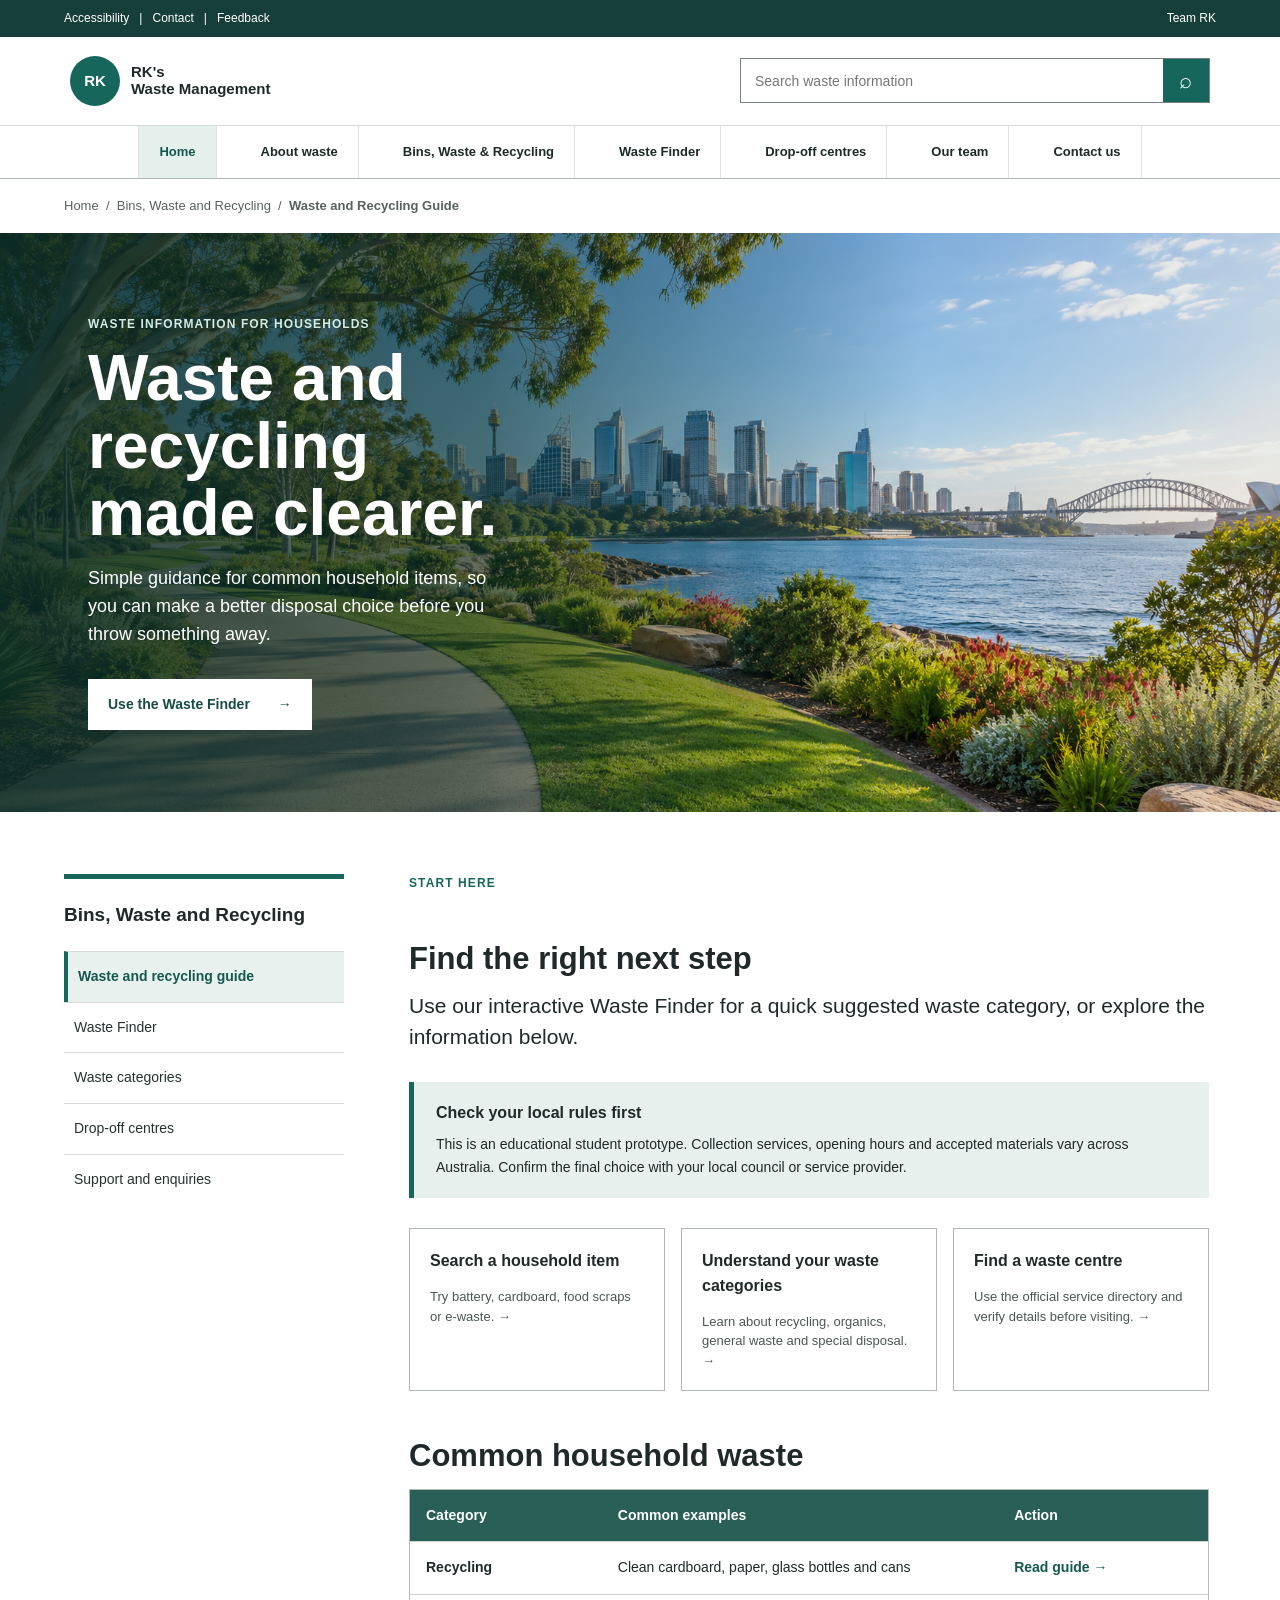
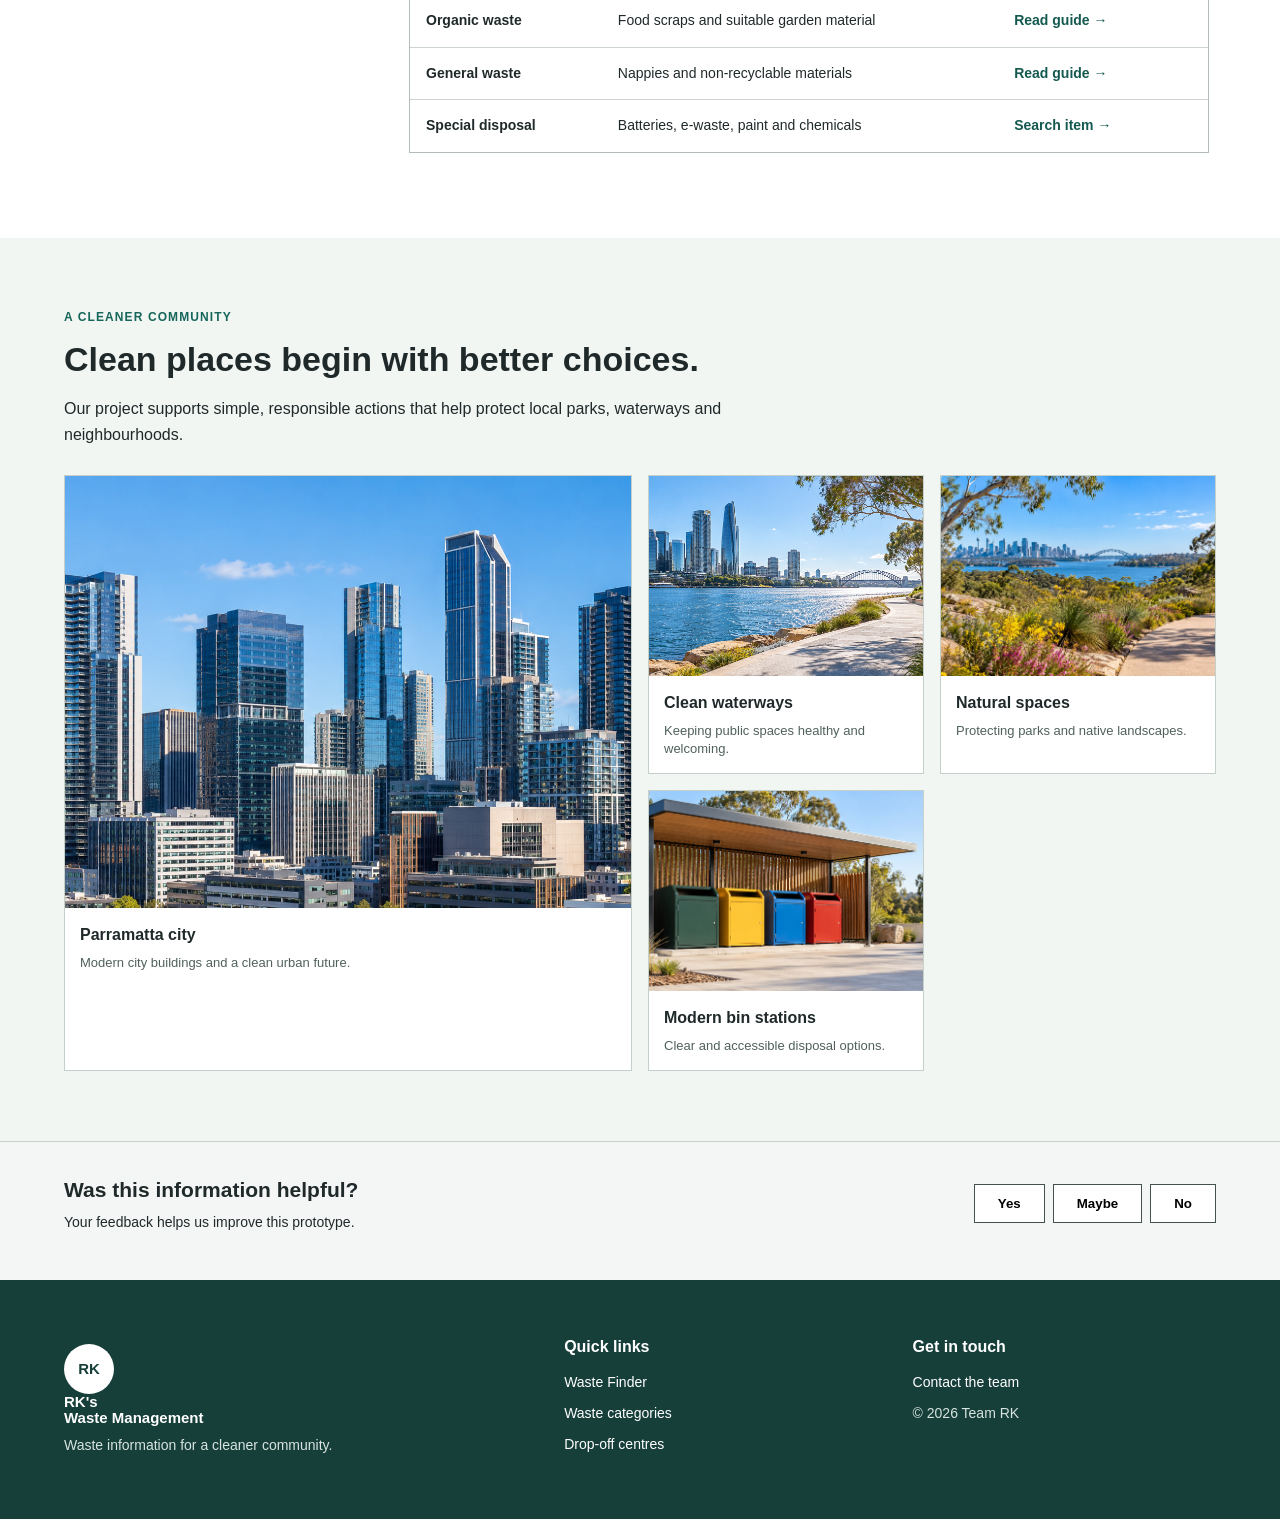
<file: index.html>
<!doctype html>
<html lang="en"><head><meta charset="utf-8"><meta name="viewport" content="width=device-width,initial-scale=1"><title>RK's Waste Management | Waste and recycling</title><link rel="stylesheet" href="style.css"><link rel="stylesheet" href="council.css"><link rel="stylesheet" href="gallery.css"></head><body class="council-page">
<div class="utility"><span>Accessibility &nbsp; | &nbsp; Contact &nbsp; | &nbsp; Feedback</span><span>Team RK</span></div>
<header class="portal-header"><a class="council-logo" href="index.html"><span>RK</span><b>RK's<br>Waste Management</b></a><label class="site-search"><input id="siteSearch" type="search" placeholder="Search waste information"><button id="siteSearchButton" aria-label="Search">⌕</button></label><button class="menu-toggle" aria-label="Open menu" aria-expanded="false">Menu <b>+</b></button></header>
<nav class="main-nav council-nav" aria-label="Main navigation"><a class="active" href="index.html">Home</a><a href="about.html">About waste</a><a href="features.html">Bins, Waste & Recycling</a><a href="waste-finder.html">Waste Finder</a><a href="centres.html">Drop-off centres</a><a href="team.html">Our team</a><a href="contact.html">Contact us</a></nav>
<main><div class="breadcrumbs">Home &nbsp;/&nbsp; Bins, Waste and Recycling &nbsp;/&nbsp; <b>Waste and Recycling Guide</b></div>
<section class="hero-photo"><img src="images/clean-city-hero.png" alt="Clean Australian city park and waterfront"><div><p class="overline">WASTE INFORMATION FOR HOUSEHOLDS</p><h1>Waste and recycling made clearer.</h1><p>Simple guidance for common household items, so you can make a better disposal choice before you throw something away.</p><a class="council-button" href="waste-finder.html">Use the Waste Finder <span>→</span></a></div></section>
<section class="council-layout"><aside class="side-menu"><h2>Bins, Waste and Recycling</h2><a class="selected" href="index.html">Waste and recycling guide</a><a href="waste-finder.html">Waste Finder</a><a href="features.html">Waste categories</a><a href="centres.html">Drop-off centres</a><a href="contact.html">Support and enquiries</a></aside><article class="page-content"><p class="overline">START HERE</p><h2>Find the right next step</h2><p class="intro">Use our interactive Waste Finder for a quick suggested waste category, or explore the information below.</p><div class="notice"><b>Check your local rules first</b><p>This is an educational student prototype. Collection services, opening hours and accepted materials vary across Australia. Confirm the final choice with your local council or service provider.</p></div><div class="resource-grid"><a href="waste-finder.html"><b>Search a household item</b><span>Try battery, cardboard, food scraps or e-waste. →</span></a><a href="features.html"><b>Understand your waste categories</b><span>Learn about recycling, organics, general waste and special disposal. →</span></a><a href="centres.html"><b>Find a waste centre</b><span>Use the official service directory and verify details before visiting. →</span></a></div><h2>Common household waste</h2><div class="category-table"><div class="table-head"><b>Category</b><b>Common examples</b><b>Action</b></div><div><strong>Recycling</strong><span>Clean cardboard, paper, glass bottles and cans</span><a href="features.html">Read guide →</a></div><div><strong>Organic waste</strong><span>Food scraps and suitable garden material</span><a href="features.html">Read guide →</a></div><div><strong>General waste</strong><span>Nappies and non-recyclable materials</span><a href="features.html">Read guide →</a></div><div><strong>Special disposal</strong><span>Batteries, e-waste, paint and chemicals</span><a href="waste-finder.html">Search item →</a></div></div></article></section>
<section class="clean-gallery" aria-labelledby="gallery-title"><div class="gallery-heading"><p class="overline">A CLEANER COMMUNITY</p><h2 id="gallery-title">Clean places begin with better choices.</h2><p>Our project supports simple, responsible actions that help protect local parks, waterways and neighbourhoods.</p></div><div class="gallery-grid"><figure class="gallery-feature"><img src="images/parramatta-buildings.png" alt="Modern Parramatta city buildings"><figcaption><b>Parramatta city</b><span>Modern city buildings and a clean urban future.</span></figcaption></figure><figure><img src="images/clean-waterfront.png" alt="Clean Australian waterfront promenade"><figcaption><b>Clean waterways</b><span>Keeping public spaces healthy and welcoming.</span></figcaption></figure><figure><img src="images/nature-trail.png" alt="Australian nature trail with native plants"><figcaption><b>Natural spaces</b><span>Protecting parks and native landscapes.</span></figcaption></figure><figure><img src="images/modern-bin-hub.png" alt="Modern public recycling bin hub"><figcaption><b>Modern bin stations</b><span>Clear and accessible disposal options.</span></figcaption></figure></div></section>
<section class="feedback" aria-labelledby="feedback-title"><div><h2 id="feedback-title">Was this information helpful?</h2><p>Your feedback helps us improve this prototype.</p></div><div><button data-feedback="Yes">Yes</button><button data-feedback="Maybe">Maybe</button><button data-feedback="No">No</button></div><p id="feedbackMessage" class="feedback-message" aria-live="polite"></p></section></main>
<footer class="council-footer"><div><a class="council-logo" href="index.html"><span>RK</span><b>RK's<br>Waste Management</b></a><p>Waste information for a cleaner community.</p></div><div><h3>Quick links</h3><a href="waste-finder.html">Waste Finder</a><a href="features.html">Waste categories</a><a href="centres.html">Drop-off centres</a></div><div><h3>Get in touch</h3><a href="contact.html">Contact the team</a><p>© <span class="current-year"></span> Team RK</p></div></footer><script src="script.js"></script></body></html>
</file>
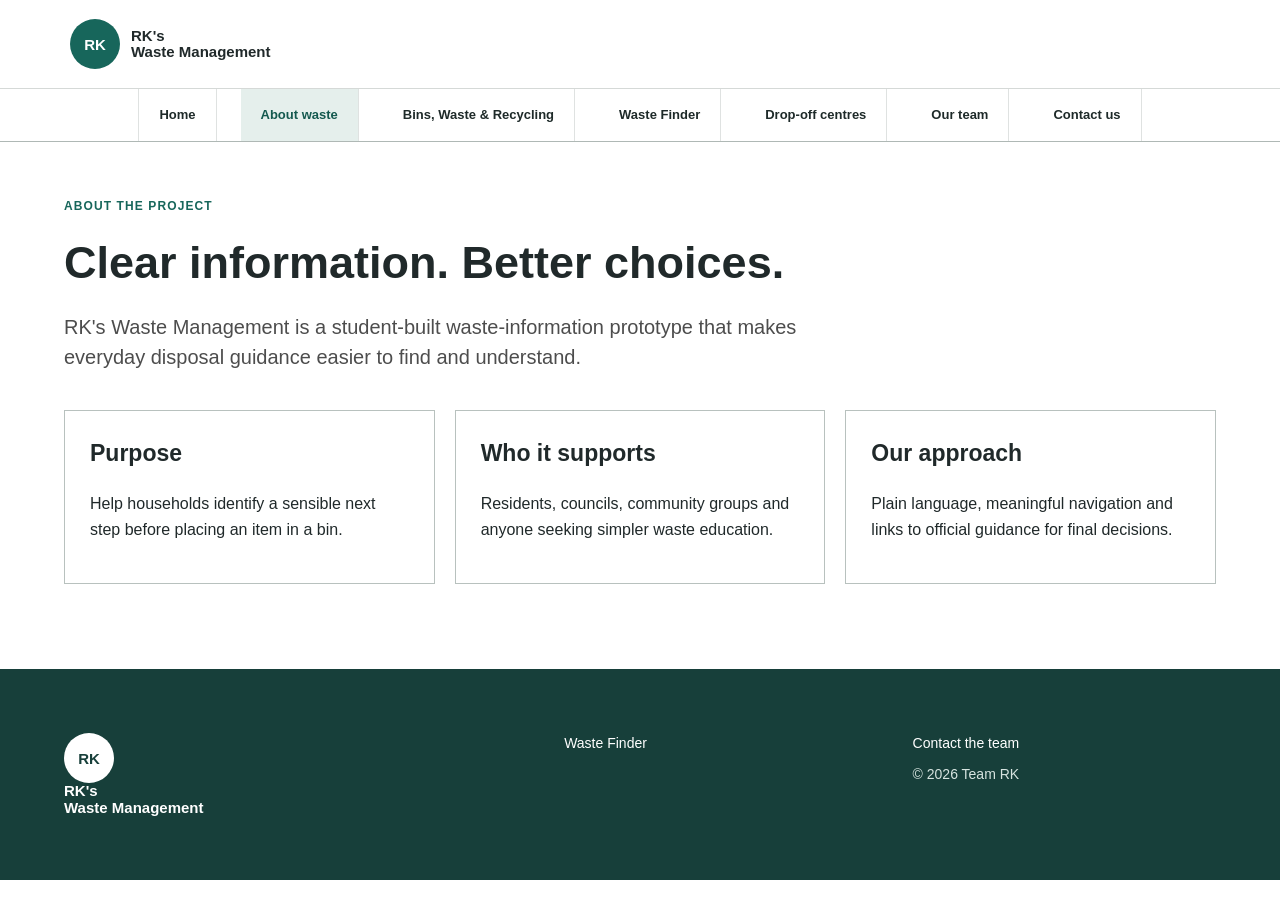
<file: about.html>
<!doctype html><html lang="en"><head><meta charset="utf-8"><meta name="viewport" content="width=device-width,initial-scale=1"><title>About waste | RK's Waste Management</title><link rel="stylesheet" href="style.css"><link rel="stylesheet" href="council.css"></head><body class="council-page"><header class="portal-header"><a class="council-logo" href="index.html"><span>RK</span><b>RK's<br>Waste Management</b></a><button class="menu-toggle" aria-label="Open menu">Menu <b>+</b></button></header><nav class="main-nav council-nav"><a href="index.html">Home</a><a class="active" href="about.html">About waste</a><a href="features.html">Bins, Waste & Recycling</a><a href="waste-finder.html">Waste Finder</a><a href="centres.html">Drop-off centres</a><a href="team.html">Our team</a><a href="contact.html">Contact us</a></nav><main class="portal-page"><p class="overline">ABOUT THE PROJECT</p><h1>Clear information. Better choices.</h1><p class="lead">RK's Waste Management is a student-built waste-information prototype that makes everyday disposal guidance easier to find and understand.</p><section class="content-cards"><article><h2>Purpose</h2><p>Help households identify a sensible next step before placing an item in a bin.</p></article><article><h2>Who it supports</h2><p>Residents, councils, community groups and anyone seeking simpler waste education.</p></article><article><h2>Our approach</h2><p>Plain language, meaningful navigation and links to official guidance for final decisions.</p></article></section></main><footer class="council-footer"><div><a class="council-logo" href="index.html"><span>RK</span><b>RK's<br>Waste Management</b></a></div><div><a href="waste-finder.html">Waste Finder</a></div><div><a href="contact.html">Contact the team</a><p>© <span class="current-year"></span> Team RK</p></div></footer><script src="script.js"></script></body></html>
</file>
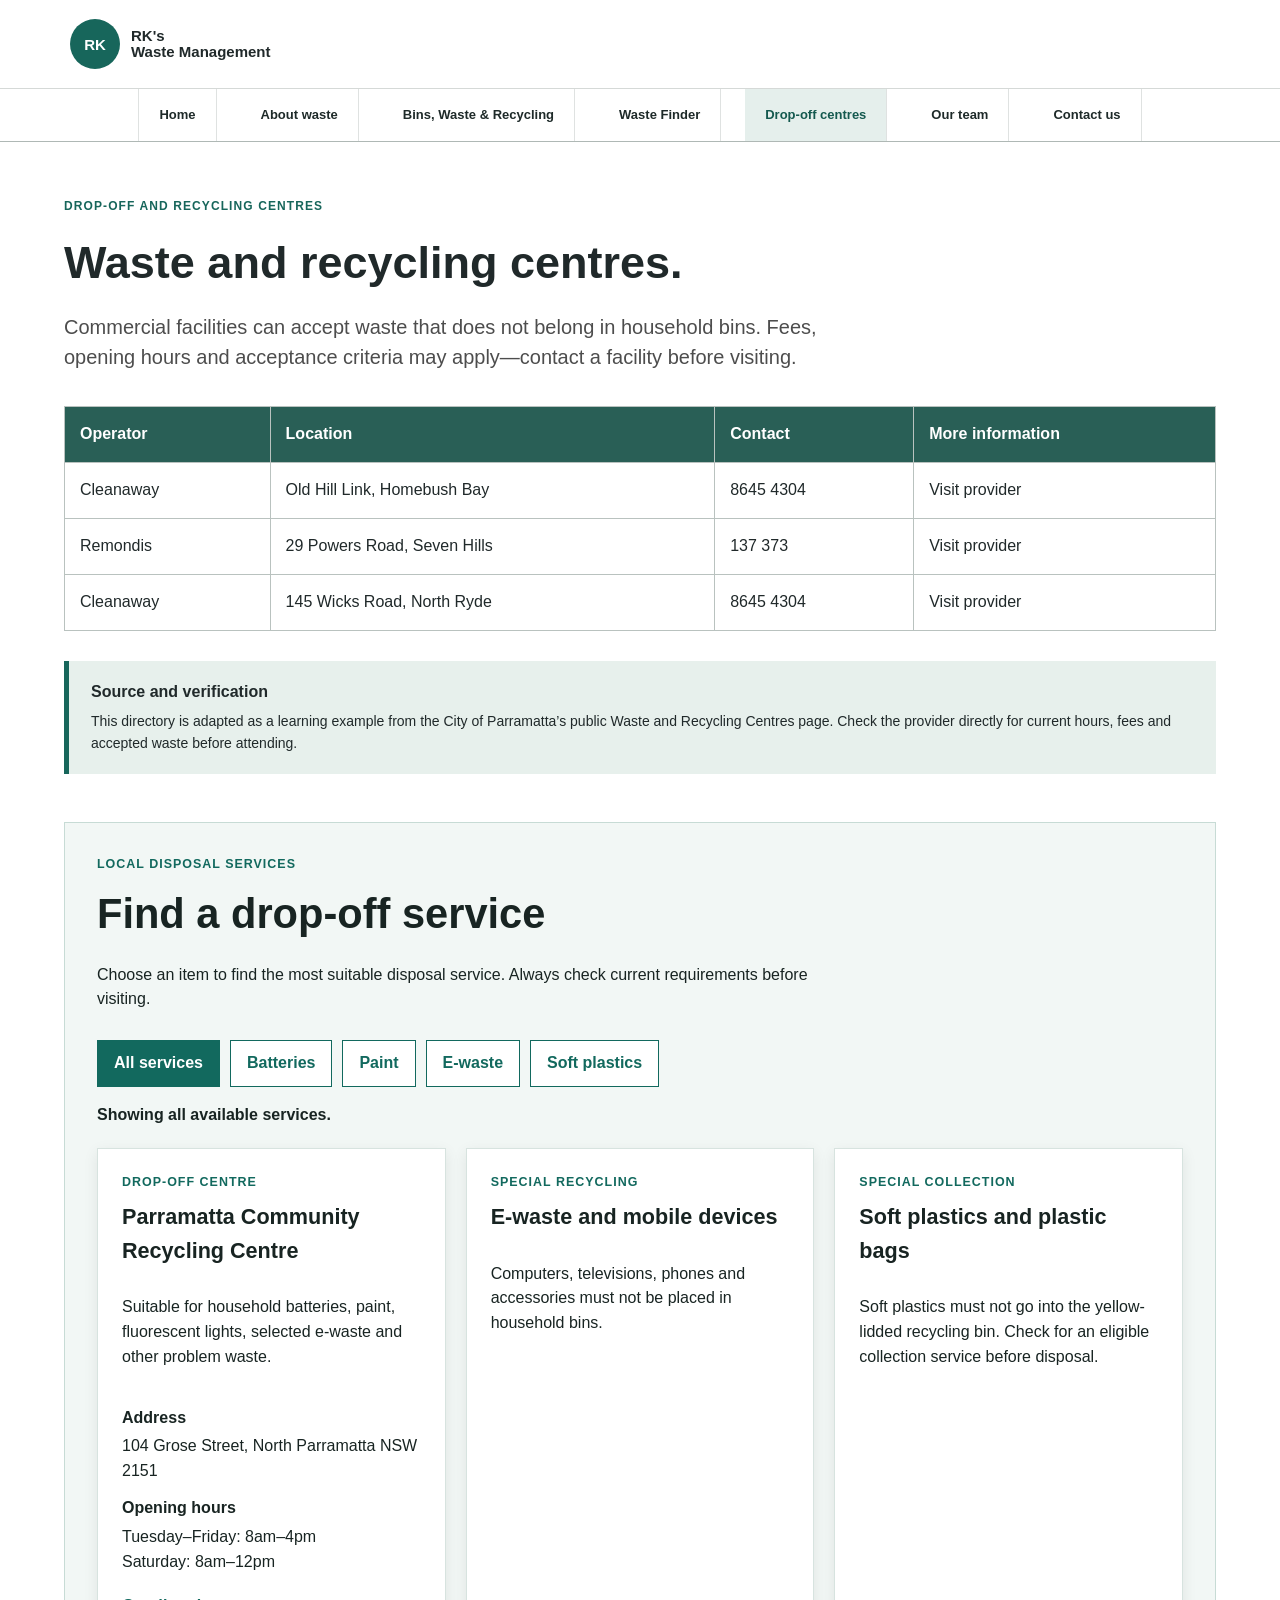
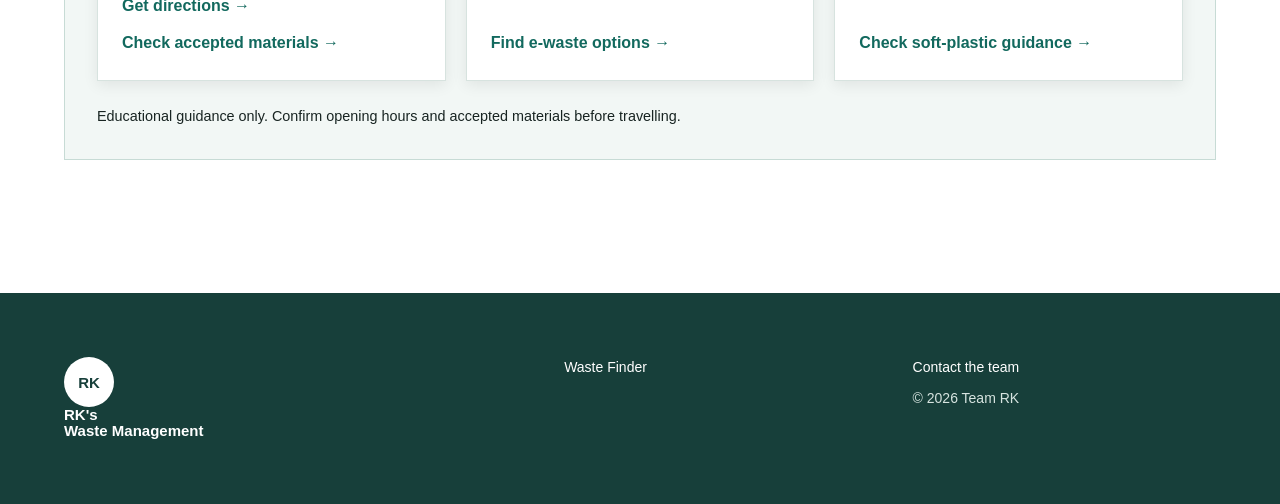
<file: centres.html>
<!doctype html><html lang="en"><head><meta charset="utf-8"><meta name="viewport" content="width=device-width,initial-scale=1"><title>Drop-off centres | RK's Waste Management</title><link rel="stylesheet" href="style.css"><link rel="stylesheet" href="council.css"></head><body class="council-page"><header class="portal-header"><a class="council-logo" href="index.html"><span>RK</span><b>RK's<br>Waste Management</b></a><button class="menu-toggle" aria-label="Open menu">Menu <b>+</b></button></header><nav class="main-nav council-nav"><a href="index.html">Home</a><a href="about.html">About waste</a><a href="features.html">Bins, Waste & Recycling</a><a href="waste-finder.html">Waste Finder</a><a class="active" href="centres.html">Drop-off centres</a><a href="team.html">Our team</a><a href="contact.html">Contact us</a></nav><main class="portal-page"><p class="overline">DROP-OFF AND RECYCLING CENTRES</p><h1>Waste and recycling centres.</h1><p class="lead">Commercial facilities can accept waste that does not belong in household bins. Fees, opening hours and acceptance criteria may apply—contact a facility before visiting.</p><table class="centre-table"><thead><tr><th>Operator</th><th>Location</th><th>Contact</th><th>More information</th></tr></thead><tbody><tr><td>Cleanaway</td><td>Old Hill Link, Homebush Bay</td><td>8645 4304</td><td><a href="https://www.cleanaway.com.au/" target="_blank" rel="noopener">Visit provider</a></td></tr><tr><td>Remondis</td><td>29 Powers Road, Seven Hills</td><td>137 373</td><td><a href="https://www.remondis-australia.com.au/" target="_blank" rel="noopener">Visit provider</a></td></tr><tr><td>Cleanaway</td><td>145 Wicks Road, North Ryde</td><td>8645 4304</td><td><a href="https://www.cleanaway.com.au/" target="_blank" rel="noopener">Visit provider</a></td></tr></tbody></table><div class="notice"><b>Source and verification</b><p>This directory is adapted as a learning example from the City of Parramatta’s public Waste and Recycling Centres page. Check the provider directly for current hours, fees and accepted waste before attending.</p></div><section class="centre-finder" aria-labelledby="centre-finder-title">
  <div class="centre-finder__intro">
    <p class="centre-finder__eyebrow">LOCAL DISPOSAL SERVICES</p>
    <h2 id="centre-finder-title">Find a drop-off service</h2>
    <p>Choose an item to find the most suitable disposal service. Always check current requirements before visiting.</p>
  </div>

  <div class="centre-finder__filters" role="group" aria-label="Filter services by waste item">
    <button class="centre-filter is-active" type="button" data-centre-filter="all" aria-pressed="true">All services</button>
    <button class="centre-filter" type="button" data-centre-filter="battery" aria-pressed="false">Batteries</button>
    <button class="centre-filter" type="button" data-centre-filter="paint" aria-pressed="false">Paint</button>
    <button class="centre-filter" type="button" data-centre-filter="e-waste" aria-pressed="false">E-waste</button>
    <button class="centre-filter" type="button" data-centre-filter="soft plastic" aria-pressed="false">Soft plastics</button>
  </div>

  <p id="centreFinderStatus" class="centre-finder__status" aria-live="polite">
    Showing all available services.
  </p>

  <div class="centre-finder__results">
    <article class="centre-card" data-centre-items="battery|paint|fluorescent light|e-waste">
      <p class="centre-card__label">DROP-OFF CENTRE</p>
      <h3>Parramatta Community Recycling Centre</h3>
      <p>Suitable for household batteries, paint, fluorescent lights, selected e-waste and other problem waste.</p>

      <dl class="centre-card__details">
        <div>
          <dt>Address</dt>
          <dd>104 Grose Street, North Parramatta NSW 2151</dd>
        </div>
        <div>
          <dt>Opening hours</dt>
          <dd>Tuesday–Friday: 8am–4pm<br>Saturday: 8am–12pm</dd>
        </div>
      </dl>

      <div class="centre-card__links">
        <a href="https://www.google.com/maps/search/?api=1&query=104+Grose+Street+North+Parramatta+NSW+2151" target="_blank" rel="noopener">Get directions →</a>
        <a href="https://www.cityofparramatta.nsw.gov.au/residents/bins-waste-and-recycling/other-waste-services/community-recycling-centre" target="_blank" rel="noopener">Check accepted materials →</a>
      </div>
    </article>

    <article class="centre-card" data-centre-items="e-waste|mobile phone">
      <p class="centre-card__label">SPECIAL RECYCLING</p>
      <h3>E-waste and mobile devices</h3>
      <p>Computers, televisions, phones and accessories must not be placed in household bins.</p>

      <div class="centre-card__links">
        <a href="https://www.cityofparramatta.nsw.gov.au/residents/bins-waste-and-recycling/other-waste-services/electronic-waste" target="_blank" rel="noopener">Find e-waste options →</a>
      </div>
    </article>

    <article class="centre-card" data-centre-items="soft plastic|plastic bag">
      <p class="centre-card__label">SPECIAL COLLECTION</p>
      <h3>Soft plastics and plastic bags</h3>
      <p>Soft plastics must not go into the yellow-lidded recycling bin. Check for an eligible collection service before disposal.</p>

      <div class="centre-card__links">
        <a href="https://www.cityofparramatta.nsw.gov.au/residents/bins-waste-and-recycling/a-z-guide-to-waste-and-recycling/plastic-bags" target="_blank" rel="noopener">Check soft-plastic guidance →</a>
      </div>
    </article>
  </div>

  <p class="centre-finder__note">
    Educational guidance only. Confirm opening hours and accepted materials before travelling.
  </p>
</section></main><footer class="council-footer"><div><a class="council-logo" href="index.html"><span>RK</span><b>RK's<br>Waste Management</b></a></div><div><a href="waste-finder.html">Waste Finder</a></div><div><a href="contact.html">Contact the team</a><p>© <span class="current-year"></span> Team RK</p></div></footer><script src="script.js"></script></body></html>
</file>
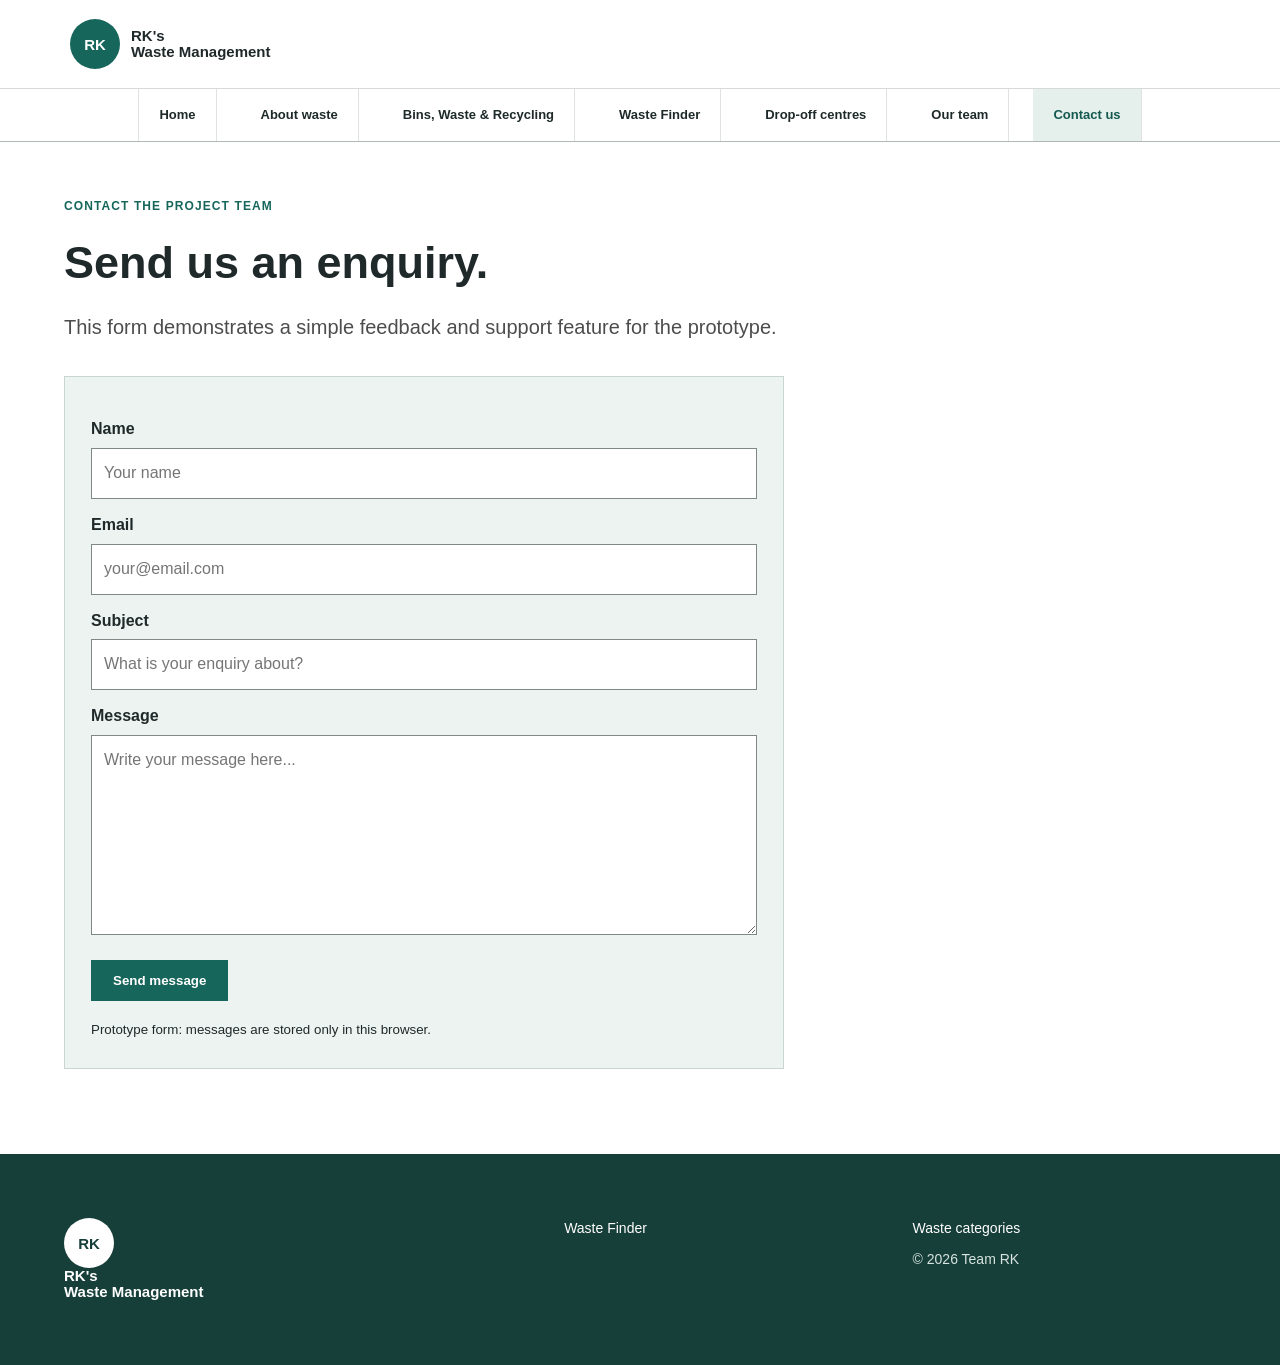
<file: contact.html>
<!doctype html><html lang="en"><head><meta charset="utf-8"><meta name="viewport" content="width=device-width,initial-scale=1"><title>Contact | RK's Waste Management</title><link rel="stylesheet" href="style.css"><link rel="stylesheet" href="council.css"></head><body class="council-page"><header class="portal-header"><a class="council-logo" href="index.html"><span>RK</span><b>RK's<br>Waste Management</b></a><button class="menu-toggle" aria-label="Open menu">Menu <b>+</b></button></header><nav class="main-nav council-nav"><a href="index.html">Home</a><a href="about.html">About waste</a><a href="features.html">Bins, Waste & Recycling</a><a href="waste-finder.html">Waste Finder</a><a href="centres.html">Drop-off centres</a><a href="team.html">Our team</a><a class="active" href="contact.html">Contact us</a></nav><main class="portal-page"><p class="overline">CONTACT THE PROJECT TEAM</p><h1>Send us an enquiry.</h1><p class="lead">This form demonstrates a simple feedback and support feature for the prototype.</p><form id="contactForm" class="form-panel"><label for="name">Name</label><input id="name" required placeholder="Your name"><label for="email">Email</label><input id="email" required type="email" placeholder="your@email.com"><label for="subject">Subject</label><input id="subject" required placeholder="What is your enquiry about?"><label for="message">Message</label><textarea id="message" rows="7" required placeholder="Write your message here..."></textarea><button type="submit">Send message</button><p id="formMessage" aria-live="polite"></p><small>Prototype form: messages are stored only in this browser.</small></form></main><footer class="council-footer"><div><a class="council-logo" href="index.html"><span>RK</span><b>RK's<br>Waste Management</b></a></div><div><a href="waste-finder.html">Waste Finder</a></div><div><a href="features.html">Waste categories</a><p>© <span class="current-year"></span> Team RK</p></div></footer><script src="script.js"></script></body></html>
</file>
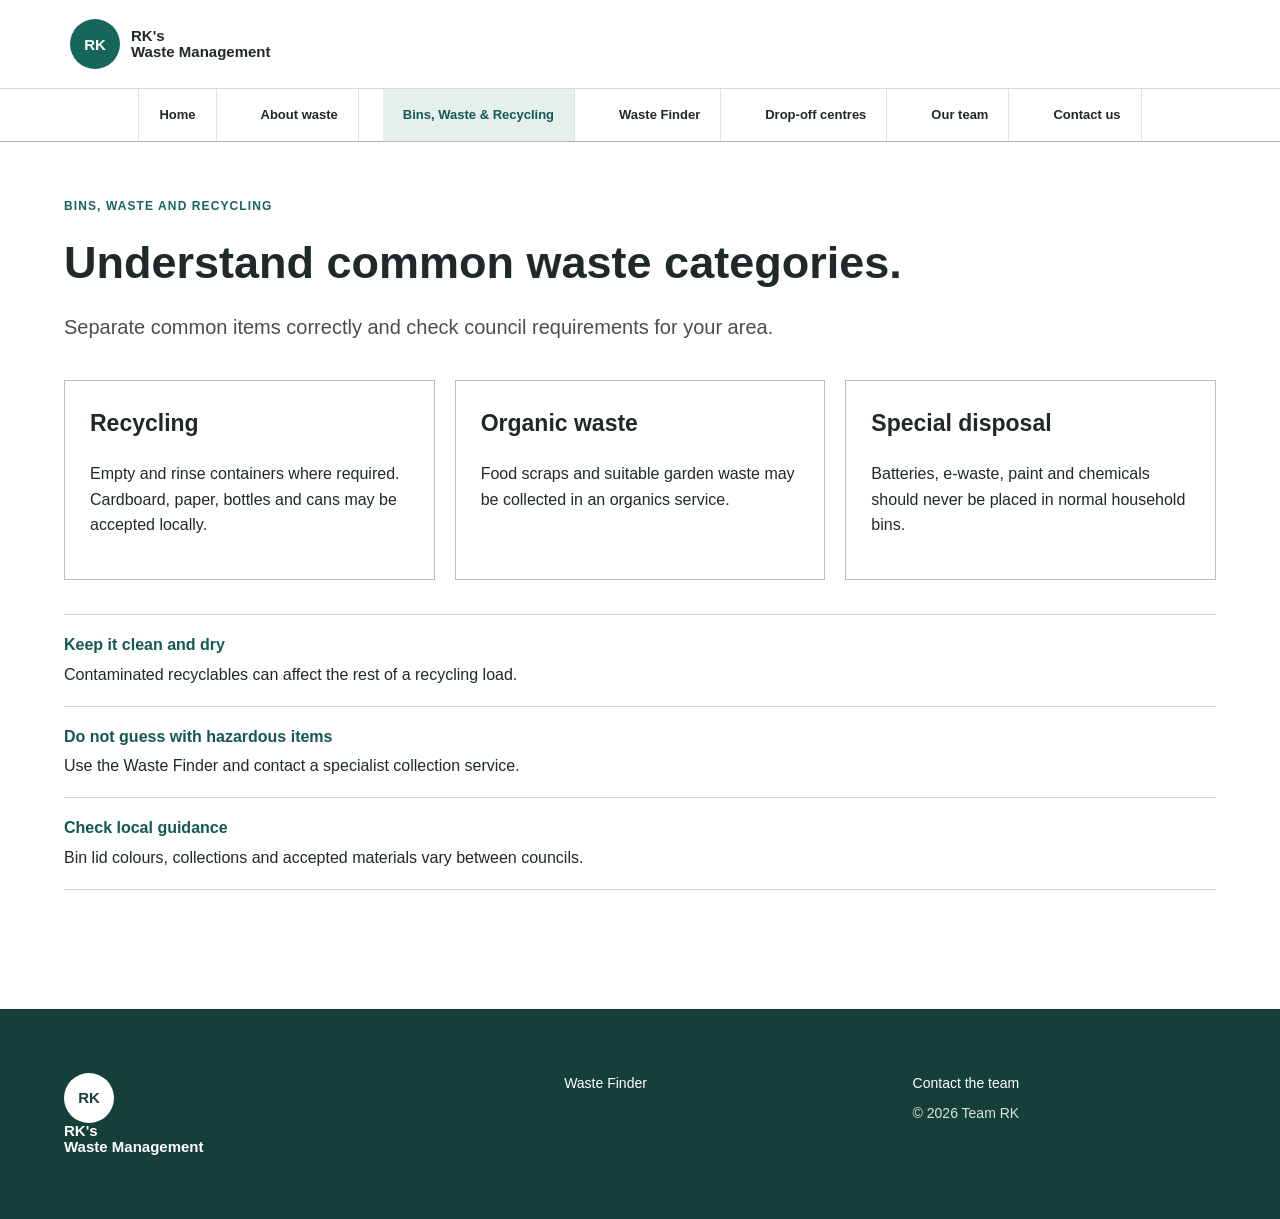
<file: features.html>
<!doctype html><html lang="en"><head><meta charset="utf-8"><meta name="viewport" content="width=device-width,initial-scale=1"><title>Bins, Waste and Recycling | RK's Waste Management</title><link rel="stylesheet" href="style.css"><link rel="stylesheet" href="council.css"></head><body class="council-page"><header class="portal-header"><a class="council-logo" href="index.html"><span>RK</span><b>RK's<br>Waste Management</b></a><button class="menu-toggle" aria-label="Open menu">Menu <b>+</b></button></header><nav class="main-nav council-nav"><a href="index.html">Home</a><a href="about.html">About waste</a><a class="active" href="features.html">Bins, Waste & Recycling</a><a href="waste-finder.html">Waste Finder</a><a href="centres.html">Drop-off centres</a><a href="team.html">Our team</a><a href="contact.html">Contact us</a></nav><main class="portal-page"><p class="overline">BINS, WASTE AND RECYCLING</p><h1>Understand common waste categories.</h1><p class="lead">Separate common items correctly and check council requirements for your area.</p><section class="content-cards"><article><h2>Recycling</h2><p>Empty and rinse containers where required. Cardboard, paper, bottles and cans may be accepted locally.</p></article><article><h2>Organic waste</h2><p>Food scraps and suitable garden waste may be collected in an organics service.</p></article><article><h2>Special disposal</h2><p>Batteries, e-waste, paint and chemicals should never be placed in normal household bins.</p></article></section><ul class="guide-list"><li><b>Keep it clean and dry</b>Contaminated recyclables can affect the rest of a recycling load.</li><li><b>Do not guess with hazardous items</b>Use the Waste Finder and contact a specialist collection service.</li><li><b>Check local guidance</b>Bin lid colours, collections and accepted materials vary between councils.</li></ul></main><footer class="council-footer"><div><a class="council-logo" href="index.html"><span>RK</span><b>RK's<br>Waste Management</b></a></div><div><a href="waste-finder.html">Waste Finder</a></div><div><a href="contact.html">Contact the team</a><p>© <span class="current-year"></span> Team RK</p></div></footer><script src="script.js"></script></body></html>
</file>
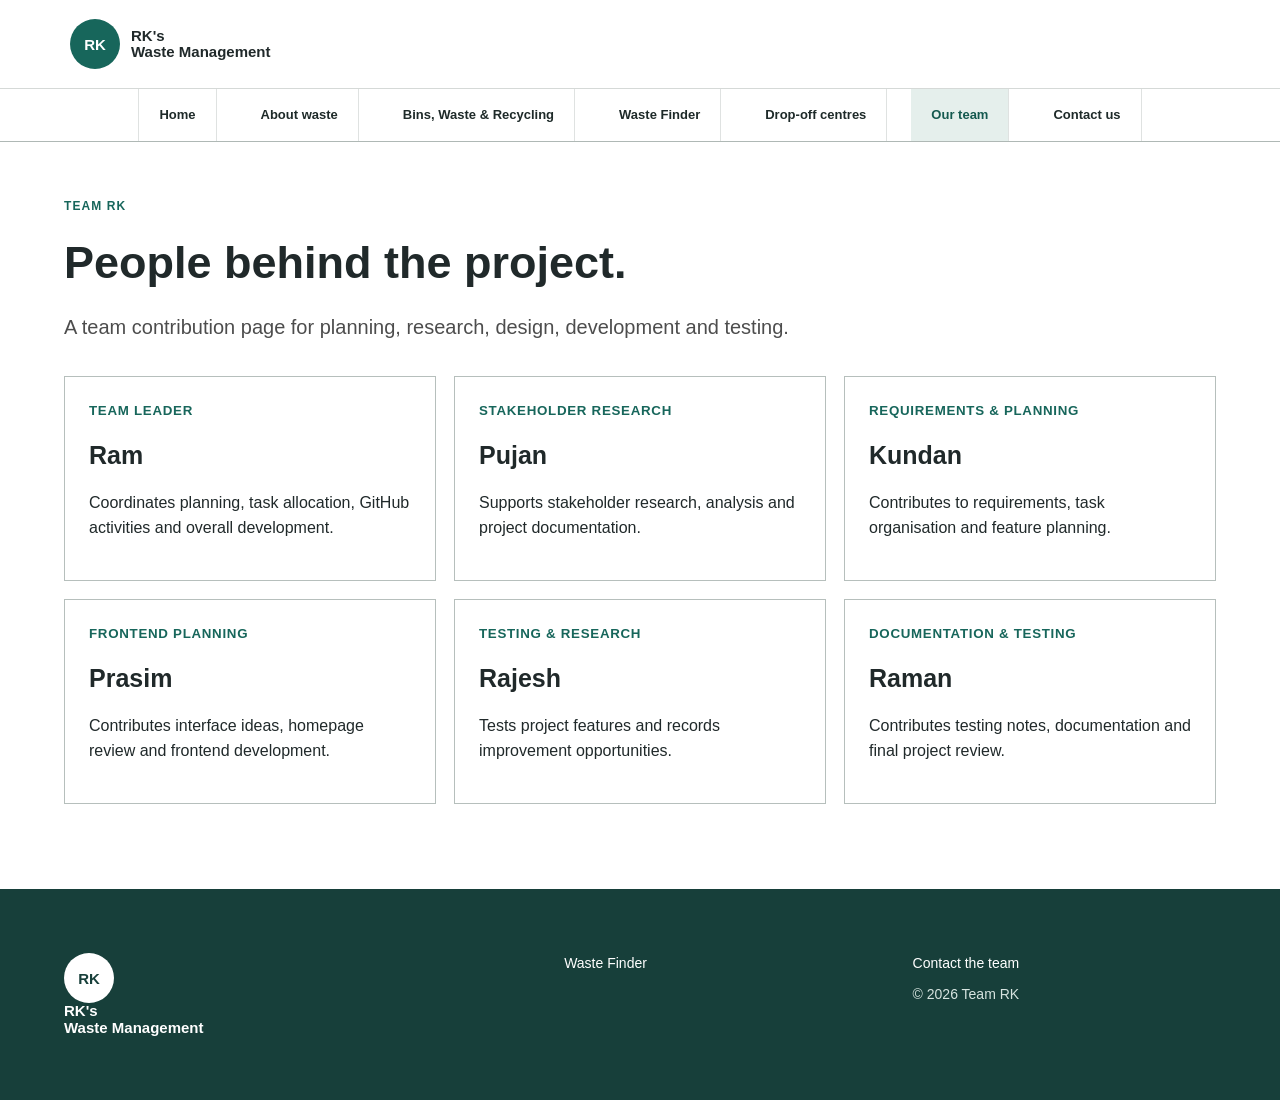
<file: team.html>
<!doctype html><html lang="en"><head><meta charset="utf-8"><meta name="viewport" content="width=device-width,initial-scale=1"><title>Our team | RK's Waste Management</title><link rel="stylesheet" href="style.css"><link rel="stylesheet" href="council.css"></head><body class="council-page"><header class="portal-header"><a class="council-logo" href="index.html"><span>RK</span><b>RK's<br>Waste Management</b></a><button class="menu-toggle" aria-label="Open menu">Menu <b>+</b></button></header><nav class="main-nav council-nav"><a href="index.html">Home</a><a href="about.html">About waste</a><a href="features.html">Bins, Waste & Recycling</a><a href="waste-finder.html">Waste Finder</a><a href="centres.html">Drop-off centres</a><a class="active" href="team.html">Our team</a><a href="contact.html">Contact us</a></nav><main class="portal-page"><p class="overline">TEAM RK</p><h1>People behind the project.</h1><p class="lead">A team contribution page for planning, research, design, development and testing.</p><section class="team-list"><article><small>TEAM LEADER</small><h2>Ram</h2><p>Coordinates planning, task allocation, GitHub activities and overall development.</p></article><article><small>STAKEHOLDER RESEARCH</small><h2>Pujan</h2><p>Supports stakeholder research, analysis and project documentation.</p></article><article><small>REQUIREMENTS & PLANNING</small><h2>Kundan</h2><p>Contributes to requirements, task organisation and feature planning.</p></article><article><small>FRONTEND PLANNING</small><h2>Prasim</h2><p>Contributes interface ideas, homepage review and frontend development.</p></article><article><small>TESTING & RESEARCH</small><h2>Rajesh</h2><p>Tests project features and records improvement opportunities.</p></article><article><small>DOCUMENTATION & TESTING</small><h2>Raman</h2><p>Contributes testing notes, documentation and final project review.</p></article></section></main><footer class="council-footer"><div><a class="council-logo" href="index.html"><span>RK</span><b>RK's<br>Waste Management</b></a></div><div><a href="waste-finder.html">Waste Finder</a></div><div><a href="contact.html">Contact the team</a><p>© <span class="current-year"></span> Team RK</p></div></footer><script src="script.js"></script></body></html>
</file>
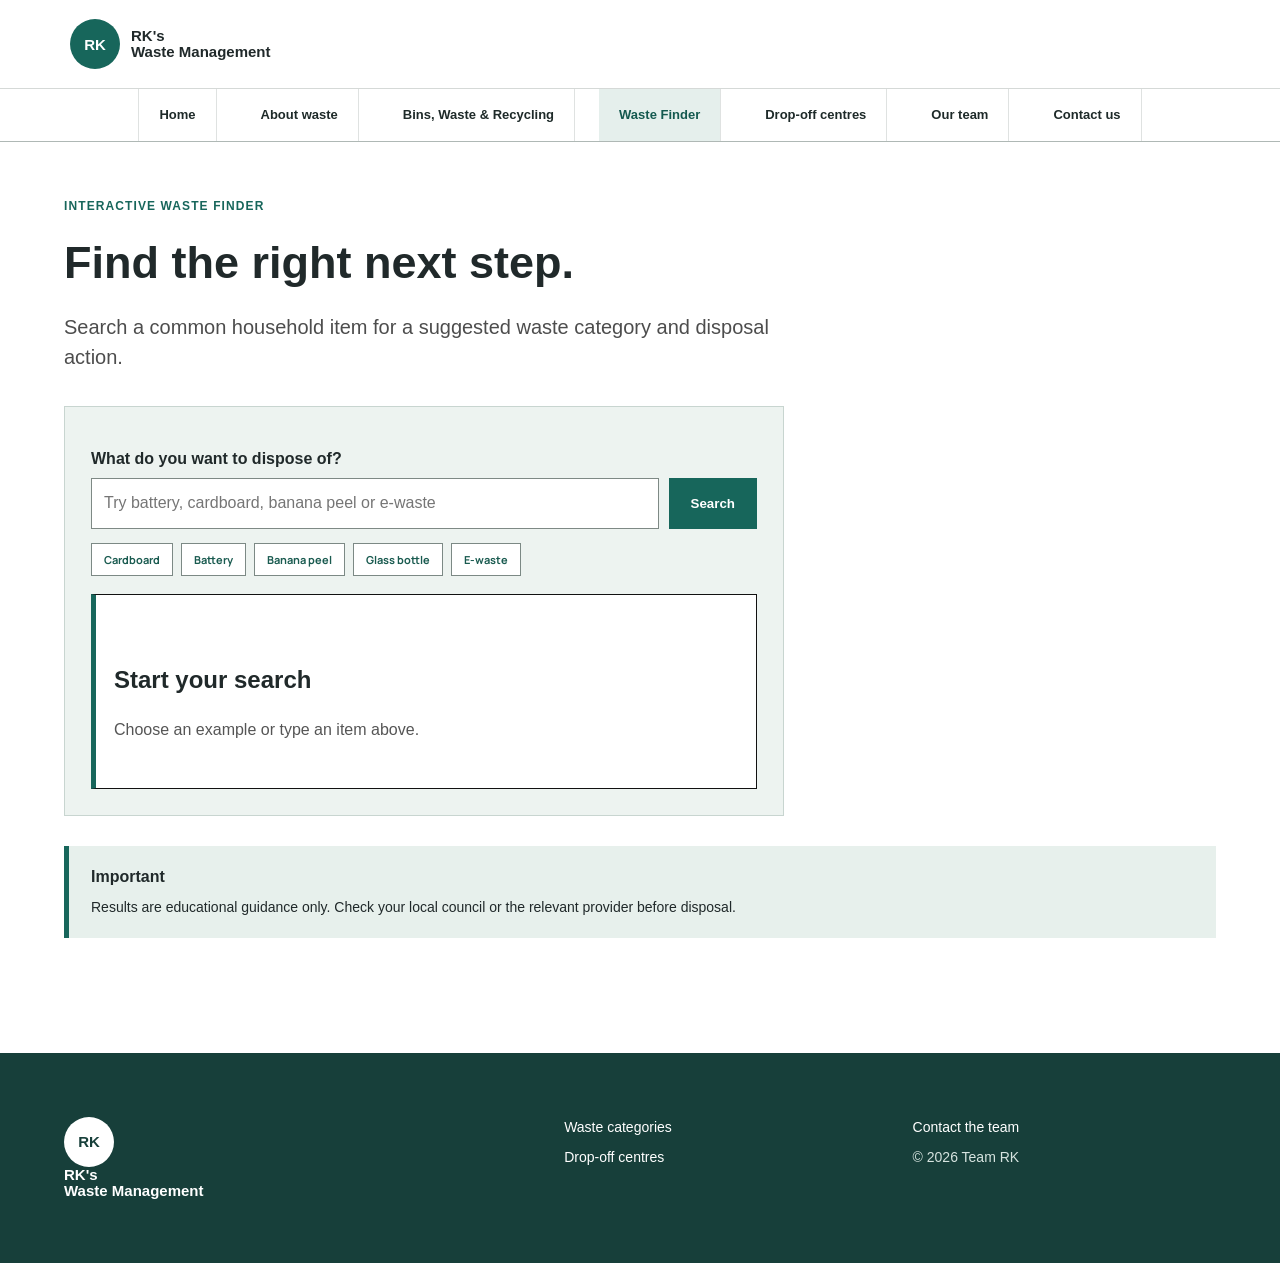
<file: waste-finder.html>
<!doctype html><html lang="en"><head><meta charset="utf-8"><meta name="viewport" content="width=device-width,initial-scale=1"><title>Waste Finder | RK's Waste Management</title><link rel="stylesheet" href="style.css"><link rel="stylesheet" href="council.css"></head><body class="council-page"><header class="portal-header"><a class="council-logo" href="index.html"><span>RK</span><b>RK's<br>Waste Management</b></a><button class="menu-toggle" aria-label="Open menu">Menu <b>+</b></button></header><nav class="main-nav council-nav"><a href="index.html">Home</a><a href="about.html">About waste</a><a href="features.html">Bins, Waste & Recycling</a><a class="active" href="waste-finder.html">Waste Finder</a><a href="centres.html">Drop-off centres</a><a href="team.html">Our team</a><a href="contact.html">Contact us</a></nav><main class="portal-page"><p class="overline">INTERACTIVE WASTE FINDER</p><h1>Find the right next step.</h1><p class="lead">Search a common household item for a suggested waste category and disposal action.</p><section class="form-panel"><label for="wasteSearch">What do you want to dispose of?</label><div class="finder-input"><input id="wasteSearch" type="search" placeholder="Try battery, cardboard, banana peel or e-waste"><button id="searchWasteBtn">Search</button></div><div class="quick-search"><button data-item="cardboard">Cardboard</button><button data-item="battery">Battery</button><button data-item="banana peel">Banana peel</button><button data-item="glass bottle">Glass bottle</button><button data-item="e-waste">E-waste</button></div><div id="wasteResult" class="waste-result" aria-live="polite"><h2>Start your search</h2><p>Choose an example or type an item above.</p></div></section><div class="notice"><b>Important</b><p>Results are educational guidance only. Check your local council or the relevant provider before disposal.</p></div></main><footer class="council-footer"><div><a class="council-logo" href="index.html"><span>RK</span><b>RK's<br>Waste Management</b></a></div><div><a href="features.html">Waste categories</a><a href="centres.html">Drop-off centres</a></div><div><a href="contact.html">Contact the team</a><p>© <span class="current-year"></span> Team RK</p></div></footer><script src="script.js"></script></body></html>
</file>
<file: style.css>
@import url('https://fonts.googleapis.com/css2?family=DM+Mono&family=Manrope:wght@400;500;600;700;800&family=Playfair+Display:ital,wght@0,600;0,700;1,600;1,700&display=swap');
:root{--ink:#111;--paper:#f8f8f5;--line:#161616;--soft:#f0f0ec;--grey:#666}*{box-sizing:border-box}html{scroll-behavior:smooth}body{margin:0;background:var(--paper);color:var(--ink);font-family:Manrope,Arial,sans-serif;line-height:1.55}a{color:inherit;text-decoration:none}.site-header{height:88px;border-bottom:1.5px solid var(--line);display:flex;align-items:center;justify-content:space-between;padding:0 clamp(22px,5vw,82px);position:sticky;top:0;background:rgba(248,248,245,.95);backdrop-filter:blur(12px);z-index:10}.logo{font-size:15px;font-weight:800;letter-spacing:-.4px;white-space:nowrap}.logo span{display:inline-grid;place-items:center;width:33px;height:33px;margin-right:8px;background:#111;color:#fff;font-family:'DM Mono';font-size:12px}.main-nav{display:flex;gap:24px;align-items:center;font-size:13px;font-weight:700}.main-nav a{position:relative;padding:8px 0}.main-nav a:after{content:"";position:absolute;height:1.5px;bottom:2px;left:0;width:0;background:#111;transition:.2s}.main-nav a:hover:after,.main-nav a.active:after{width:100%}.menu-toggle{display:none;border:0;background:transparent;font:700 13px Manrope}.hero{min-height:calc(100vh - 88px);display:grid;grid-template-columns:1fr 1fr;border-bottom:1.5px solid var(--line)}.hero-copy{padding:clamp(74px,11vw,150px) clamp(22px,6vw,110px);display:flex;justify-content:center;flex-direction:column;border-right:1.5px solid var(--line)}.kicker{font:11px 'DM Mono',monospace;letter-spacing:1.4px;margin:0 0 22px}.hero h1{font-size:clamp(52px,6.5vw,108px);letter-spacing:-5px;line-height:.95;margin:0 0 30px;font-weight:800}.hero h1 em{font-family:'Playfair Display',serif;font-weight:600}.lead{max-width:520px;font-size:clamp(16px,1.5vw,19px);color:#4d4d4d;margin:0 0 34px}.hero-actions{display:flex;gap:26px;align-items:center;flex-wrap:wrap}.button{display:inline-flex;gap:18px;align-items:center;justify-content:center;padding:14px 18px;font-size:13px;font-weight:800;border:1.5px solid var(--line);transition:.2s}.button:hover{transform:translate(-3px,-3px);box-shadow:4px 4px 0 #111}.button-dark{background:#111;color:#fff}.button-light{background:#fff}.text-link{font-size:13px;font-weight:800;border-bottom:1.5px solid #111;padding-bottom:3px}.text-link span{margin-left:12px}.hero-art{background:#deded7;position:relative;min-height:500px;overflow:hidden;display:flex;align-items:flex-end;justify-content:center;gap:3%;padding:0 7% 15%;background:radial-gradient(circle at 80% 8%,#fff 0 1%,transparent 1.1%),linear-gradient(135deg,#e7e7e1,#bdbdb6)}.art-label{position:absolute;top:34px;right:34px;font:10px 'DM Mono';letter-spacing:1px;border:1px solid #111;padding:8px;background:#f8f8f5}.bin{height:43%;width:19%;border:3px solid #111;border-top:20px solid #111;border-radius:7px 7px 3px 3px;box-shadow:8px 8px 0 rgba(0,0,0,.13)}.bin:before{content:"";display:block;width:86%;height:10px;background:#111;margin:-28px auto 0;border-radius:8px}.yellow{background:#e5cb22}.blue{background:#4aa7d7}.red{background:#de5c4d}.green{background:#72a86a}.section-pad{padding:clamp(68px,9vw,130px) clamp(22px,8vw,150px);border-bottom:1.5px solid var(--line)}.statement{max-width:1120px}.statement h2,.section-heading h2,.callout h2{font-size:clamp(36px,5vw,72px);letter-spacing:-3px;line-height:1.02;margin:0 0 35px;max-width:950px}.feature-preview{background:#fff}.section-heading{display:flex;justify-content:space-between;gap:40px;align-items:end;margin-bottom:48px}.section-heading h2{font-size:clamp(35px,4vw,60px);max-width:650px;margin:0}.preview-grid{display:grid;grid-template-columns:1.3fr 1fr 1fr;border:1.5px solid #111}.preview-card{min-height:340px;padding:25px;border-right:1.5px solid #111;display:flex;flex-direction:column;justify-content:space-between;transition:.2s}.preview-card:last-child{border:0}.preview-card:hover{background:#111;color:#fff}.preview-card p{font:11px 'DM Mono';margin:0}.preview-card h3{font-size:clamp(27px,3vw,46px);line-height:1;letter-spacing:-2px;margin:0}.preview-card span{font-size:12px;max-width:220px}.feature-main{background:#dcdcd5}.numbers{padding-top:42px;padding-bottom:42px;display:grid;grid-template-columns:repeat(3,1fr);background:#111;color:#fff}.numbers div{border-right:1px solid #777;padding-right:20px}.numbers div:last-child{border:0}.numbers strong{font-size:clamp(50px,7vw,90px);display:block;line-height:1;letter-spacing:-4px}.numbers span{font:11px 'DM Mono';letter-spacing:.8px;color:#c7c7c7}.callout{background:#e5e5de}.callout h2{max-width:690px}.page-hero{padding:clamp(75px,12vw,170px) clamp(22px,10vw,180px) 80px;border-bottom:1.5px solid #111;background:#fff}.page-hero h1{font-size:clamp(55px,8vw,125px);letter-spacing:-6px;line-height:.9;margin:0;max-width:1000px}.page-hero p:last-child{font-size:18px;max-width:670px;margin:30px 0 0;color:#555}.content-grid{display:grid;grid-template-columns:.75fr 1.25fr;gap:70px}.sticky-label{font:11px 'DM Mono';letter-spacing:1px}.content-grid h2{font-size:clamp(30px,4vw,53px);letter-spacing:-2.5px;line-height:1.04;margin:0 0 22px}.content-grid p{color:#454545;font-size:16px}.lined-list{list-style:none;margin:30px 0 0;padding:0;border-top:1px solid}.lined-list li{border-bottom:1px solid;padding:15px 0;font-size:14px;font-weight:700}.lined-list b{font-family:'DM Mono';font-size:11px;margin-right:16px}.category-grid,.team-grid{display:grid;grid-template-columns:repeat(2,1fr);gap:0;border:1.5px solid #111}.category-card,.team-card{padding:32px;border-right:1px solid;border-bottom:1px solid;min-height:235px}.category-card:nth-child(2n),.team-card:nth-child(2n){border-right:0}.category-card:nth-last-child(-n+2),.team-card:nth-last-child(-n+2){border-bottom:0}.category-card small,.team-card small{font:11px 'DM Mono'}.category-card h3,.team-card h3{font-size:28px;letter-spacing:-1px;margin:40px 0 7px}.category-card p,.team-card p{font-size:14px;color:#555;margin:0}.finder-wrap{display:grid;grid-template-columns:.9fr 1.1fr;gap:0;border:1.5px solid #111}.finder-intro{padding:45px;background:#111;color:#fff}.finder-intro h2{font-size:48px;letter-spacing:-2px;line-height:1;margin:30px 0}.finder-intro p{color:#ddd}.finder-box{padding:45px;background:#fff}.finder-box label{font-size:13px;font-weight:800;display:block;margin-bottom:10px}.search-row{display:flex;gap:10px}.search-row input{width:100%;border:1.5px solid #111;padding:14px;font:14px Manrope;background:#fff}.search-row button{border:1.5px solid #111;background:#111;color:#fff;padding:0 22px;font:800 13px Manrope}.quick-search{margin:15px 0;display:flex;gap:8px;flex-wrap:wrap}.quick-search button{background:var(--soft);border:1px solid #111;padding:7px 9px;font:11px Manrope}.waste-result{min-height:195px;border:1.5px solid #111;padding:24px;display:flex;flex-direction:column;justify-content:center}.waste-result h3{font-size:28px;margin:0 0 8px;letter-spacing:-1px}.waste-result p{margin:0;color:#555}.waste-result small{margin-top:16px;font:10px 'DM Mono';color:#555}.contact-layout{display:grid;grid-template-columns:1fr 1fr;gap:60px}.contact-layout h2{font-size:54px;line-height:1;letter-spacing:-3px;margin-top:0}.contact-info{border-top:1.5px solid}.contact-info div{border-bottom:1px solid;padding:16px 0}.contact-info span{display:block;font:10px 'DM Mono';margin-bottom:4px}.contact-form{display:grid;gap:16px}.form-row{display:grid;grid-template-columns:1fr 1fr;gap:16px}.contact-form label{font-size:12px;font-weight:800}.contact-form input,.contact-form textarea{width:100%;border:1.5px solid #111;background:#fff;padding:13px;font:14px Manrope;margin-top:7px}.contact-form textarea{resize:vertical}.form-message{font-size:13px;margin:0}.success{color:#176a32}.error{color:#a62020}footer{padding:38px clamp(22px,5vw,82px);display:grid;grid-template-columns:1.3fr 1fr 1fr;gap:20px;background:#111;color:#fff;font-size:12px}footer .logo span{background:#fff;color:#111}footer p{margin:7px 0;color:#bbb}@media(max-width:850px){.site-header{height:68px}.menu-toggle{display:block}.main-nav{display:none;position:absolute;top:67px;left:0;width:100%;background:#f8f8f5;border-bottom:1.5px solid;flex-direction:column;align-items:stretch;gap:0;padding:12px 22px}.main-nav.open{display:flex}.main-nav a{padding:13px 0;border-bottom:1px solid #ddd}.hero{grid-template-columns:1fr}.hero-copy{border-right:0}.hero-art{min-height:420px}.section-heading{display:block}.section-heading .kicker{margin-bottom:15px}.preview-grid,.numbers{grid-template-columns:1fr}.preview-card,.numbers div{border-right:0;border-bottom:1px solid #111;min-height:220px}.preview-card:last-child,.numbers div:last-child{border-bottom:0}.content-grid,.finder-wrap,.contact-layout{grid-template-columns:1fr;gap:35px}.category-grid,.team-grid{grid-template-columns:1fr}.category-card,.team-card{border-right:0}.category-card:nth-last-child(-n+2),.team-card:nth-last-child(-n+2){border-bottom:1px solid}.category-card:last-child,.team-card:last-child{border-bottom:0}.finder-intro,.finder-box{padding:30px}.form-row{grid-template-columns:1fr}footer{grid-template-columns:1fr}.page-hero h1,.hero h1{letter-spacing:-3px}}
</file>
<file: council.css>
/* Original council-style information portal — no external council branding or copied assets. */
.council-page{margin:0;background:#fff;color:#20292a;font-family:Arial,Helvetica,sans-serif}.council-page *{box-sizing:border-box}.council-page em{font-style:normal}.utility{background:#163f3a;color:#fff;padding:9px max(5vw,32px);display:flex;justify-content:space-between;font-size:12px}.portal-header{display:flex;align-items:center;gap:28px;padding:19px max(5vw,70px);background:#fff}.council-logo{display:inline-flex;align-items:center;gap:11px;color:inherit;text-decoration:none;font-size:15px;line-height:1.08}.council-logo span{display:grid;place-items:center;width:50px;height:50px;border-radius:50%;background:#17665b;color:#fff;font:bold 15px Arial}.site-search{margin-left:auto;display:flex;height:45px;width:min(45%,470px);border:1px solid #76817e}.site-search input{min-width:0;width:100%;border:0;padding:0 14px;font-size:14px}.site-search button{width:50px;border:0;background:#17665b;color:#fff;font-size:22px;cursor:pointer}.council-nav{display:flex;justify-content:center;border-top:1px solid #d5d9d7;border-bottom:1px solid #afb8b5;background:#fff}.council-nav a{padding:16px 20px;border-right:1px solid #dfe2e1;color:#1e2a29;font-size:13px;font-weight:bold;text-decoration:none}.council-nav a:first-child{border-left:1px solid #dfe2e1}.council-nav a.active,.council-nav a:hover{background:#e5efec;color:#14594f}.council-nav a:after{display:none}.breadcrumbs{max-width:1280px;margin:auto;padding:17px 5%;font-size:13px;color:#58615f}.hero-photo{position:relative;max-width:1280px;margin:0 auto;min-height:430px;overflow:hidden;background:#133d37}.hero-photo:after{content:"";position:absolute;inset:0;background:linear-gradient(90deg,rgba(9,44,39,.88) 0%,rgba(9,44,39,.62) 38%,rgba(9,44,39,.08) 72%)}.hero-photo img{position:absolute;inset:0;width:100%;height:100%;object-fit:cover}.hero-photo div{position:relative;z-index:1;max-width:600px;padding:82px clamp(26px,7vw,88px);color:#fff}.overline{margin:0 0 12px;font-size:12px;letter-spacing:1.1px;font-weight:bold;color:#17665b}.hero-photo .overline{color:#d2ece5}.hero-photo h1{margin:0 0 18px;font-size:clamp(38px,5vw,64px);line-height:1.05}.hero-photo p:not(.overline){max-width:480px;font-size:18px;line-height:1.55}.council-button{display:inline-flex;gap:28px;align-items:center;margin-top:12px;padding:15px 20px;background:#fff;color:#164c44;text-decoration:none;font-size:14px;font-weight:bold}.council-button:hover{background:#d2ece5}.council-layout{max-width:1280px;margin:auto;display:grid;grid-template-columns:280px minmax(0,1fr);gap:65px;padding:62px 5% 85px}.side-menu{border-top:5px solid #17665b}.side-menu h2{margin:21px 0;font-size:19px}.side-menu a{display:block;padding:14px 10px;border-top:1px solid #d7dbd9;color:#263230;text-decoration:none;font-size:14px}.side-menu a.selected,.side-menu a:hover{border-left:4px solid #17665b;background:#e8f1ee;color:#14594f;font-weight:bold}.page-content{max-width:800px}.page-content h1{margin:0 0 18px;font-size:46px;line-height:1.12}.page-content h2{margin:0 0 14px;font-size:31px;line-height:1.2}.page-content h2:not(:first-child){margin-top:46px}.page-content p{line-height:1.65}.page-content .intro{margin:0;font-size:21px;line-height:1.45}.notice{margin:30px 0;padding:19px 22px;border-left:5px solid #17665b;background:#e7f0ec}.notice p{margin:7px 0 0;font-size:14px}.resource-grid{display:grid;grid-template-columns:repeat(3,1fr);gap:16px}.resource-grid a{display:flex;flex-direction:column;gap:13px;min-height:160px;padding:20px;border:1px solid #aeb7b4;color:#202928;text-decoration:none}.resource-grid a:hover{border-color:#17665b;background:#f3f8f6}.resource-grid span{font-size:13px;line-height:1.5;color:#4b5754}.category-table{border:1px solid #b4bcb9}.category-table>div{display:grid;grid-template-columns:1fr 2.15fr 1fr;gap:14px;padding:15px 16px;border-bottom:1px solid #cdd3d0;font-size:14px}.category-table>div:last-child{border:0}.category-table .table-head{background:#295f56;color:#fff}.category-table a{color:#14594f;font-weight:bold}.feedback{max-width:1280px;margin:auto;display:grid;grid-template-columns:1fr auto;column-gap:30px;align-items:center;padding:32px 5%;border-top:1px solid #c8cfcc;background:#f4f6f5}.feedback h2{margin:0 0 5px;font-size:21px}.feedback p{margin:0;font-size:14px}.feedback button{margin-left:8px;padding:11px 23px;border:1px solid #45514e;background:#fff;font-weight:bold;cursor:pointer}.feedback button:hover{background:#17665b;color:#fff}.feedback-message{grid-column:1/-1;margin-top:14px!important;color:#14594f;font-weight:bold}.council-footer{display:grid;grid-template-columns:1.5fr 1fr 1fr;gap:45px;padding:55px max(5vw,50px);background:#173f3a;color:#fff;font-size:14px}.council-footer .council-logo{color:#fff}.council-footer .council-logo span{background:#fff;color:#173f3a}.council-footer h3{margin:0 0 13px;font-size:16px}.council-footer a{display:block;margin:9px 0;color:#fff}.council-footer p{color:#d7e4e0}.portal-page{max-width:1280px;margin:auto;padding:55px 5% 85px}.portal-page h1{font-size:45px;margin:0 0 15px}.portal-page .lead{max-width:760px;font-size:20px;line-height:1.5}.content-cards{display:grid;grid-template-columns:repeat(3,1fr);gap:20px;margin-top:38px}.content-cards article{padding:25px;border:1px solid #b8c1be}.content-cards h2{margin-top:0;font-size:23px}.content-cards p{line-height:1.6}.guide-list{margin:34px 0;padding:0;list-style:none;border-top:1px solid #ccd3d0}.guide-list li{padding:18px 0;border-bottom:1px solid #ccd3d0}.guide-list b{display:block;margin-bottom:5px;color:#14594f}.form-panel{max-width:720px;margin-top:32px;padding:26px;background:#edf3f0;border:1px solid #c8d5d0}.form-panel label{display:block;margin:14px 0 6px;font-weight:bold}.form-panel input,.form-panel textarea{width:100%;padding:12px;border:1px solid #7e8985;font:inherit}.form-panel button{margin-top:18px;padding:13px 22px;border:0;background:#17665b;color:#fff;font-weight:bold;cursor:pointer}.waste-result{margin-top:18px;padding:18px;background:#fff;border-left:5px solid #17665b}.finder-input{display:flex;gap:10px}.finder-input input{flex:1}.finder-input button{margin:0}.quick-search{display:flex;gap:8px;flex-wrap:wrap;margin-top:14px}.quick-search button{margin:0;padding:8px 12px;background:#fff;border:1px solid #7c8985;color:#1a5b50}.centre-table{width:100%;border-collapse:collapse;margin-top:30px}.centre-table th,.centre-table td{padding:15px;text-align:left;vertical-align:top;border:1px solid #b9c2bf}.centre-table th{background:#295f56;color:#fff}.team-list{display:grid;grid-template-columns:repeat(3,1fr);gap:18px;margin-top:34px}.team-list article{padding:24px;border:1px solid #b6bfbc}.team-list small{display:block;color:#17665b;font-weight:bold;letter-spacing:.7px}.team-list h2{margin:14px 0 8px;font-size:25px}.team-list p{line-height:1.55}.menu-toggle{display:none}@media(max-width:900px){.utility{display:none}.portal-header{padding:15px 22px}.site-search{display:none}.menu-toggle{display:block;margin-left:auto}.council-nav{display:none}.council-nav.open{display:flex;position:absolute;z-index:3;left:0;right:0;top:80px;flex-direction:column;align-items:stretch}.council-nav a,.council-nav a:first-child{border:0;border-bottom:1px solid #d6ddda}.hero-photo{min-height:480px}.hero-photo:after{background:linear-gradient(90deg,rgba(9,44,39,.86),rgba(9,44,39,.45))}.council-layout{grid-template-columns:1fr;gap:34px;padding-top:42px}.resource-grid,.content-cards,.team-list{grid-template-columns:1fr}.category-table>div{grid-template-columns:1fr;gap:6px}.category-table .table-head{display:none}.feedback{display:block}.feedback div:last-of-type{margin-top:18px}.feedback button{margin:0 7px 0 0}.council-footer{grid-template-columns:1fr}.centre-table{display:block;overflow-x:auto}.portal-page h1{font-size:38px}}
/* Drop-off centre finder */
.centre-finder {
  max-width: 1180px;
  margin: 48px auto;
  padding: 32px;
  background: #f2f7f5;
  border: 1px solid #c7dbd5;
  color: #182422;
}

.centre-finder__intro {
  max-width: 720px;
}

.centre-finder__eyebrow,
.centre-card__label {
  margin: 0 0 8px;
  color: #12695e;
  font-size: 0.78rem;
  font-weight: 700;
  letter-spacing: 0.08em;
}

.centre-finder h2 {
  margin: 0 0 12px;
  font-size: clamp(1.8rem, 4vw, 2.6rem);
}

.centre-finder__filters {
  display: flex;
  flex-wrap: wrap;
  gap: 10px;
  margin: 28px 0 16px;
}

.centre-filter {
  padding: 10px 16px;
  border: 1px solid #12695e;
  background: #ffffff;
  color: #12695e;
  font: inherit;
  font-weight: 700;
  cursor: pointer;
}

.centre-filter:hover,
.centre-filter.is-active {
  background: #12695e;
  color: #ffffff;
}

.centre-filter:focus-visible,
.centre-card__links a:focus-visible {
  outline: 3px solid #f5b942;
  outline-offset: 3px;
}

.centre-finder__status {
  margin: 0 0 20px;
  font-weight: 700;
}

.centre-finder__results {
  display: grid;
  grid-template-columns: repeat(auto-fit, minmax(260px, 1fr));
  gap: 20px;
}

.centre-card {
  display: flex;
  flex-direction: column;
  padding: 24px;
  background: #ffffff;
  border: 1px solid #d7e3df;
  box-shadow: 0 4px 14px rgba(0, 0, 0, 0.08);
}

.centre-card h3 {
  margin: 0 0 12px;
  font-size: 1.35rem;
}

.centre-card__details {
  margin: 8px 0 20px;
}

.centre-card__details div {
  margin-top: 12px;
}

.centre-card__details dt {
  font-weight: 700;
}

.centre-card__details dd {
  margin: 4px 0 0;
}

.centre-card__links {
  display: flex;
  flex-wrap: wrap;
  gap: 12px;
  margin-top: auto;
}

.centre-card__links a {
  color: #12695e;
  font-weight: 700;
}

.centre-finder__note {
  margin: 24px 0 0;
  font-size: 0.9rem;
}

.centre-card[hidden] {
  display: none;
}
</file>
<file: gallery.css>
.clean-gallery{max-width:1280px;margin:0 auto;padding:70px 5%;background:#f1f6f3}.gallery-heading{max-width:670px;margin-bottom:28px}.gallery-heading h2{margin:0 0 12px;font-size:34px;line-height:1.2}.gallery-heading p{line-height:1.6}.gallery-grid{display:grid;grid-template-columns:repeat(4,1fr);gap:16px}.gallery-grid figure{margin:0;background:#fff;border:1px solid #c6d0cb}.gallery-grid .gallery-feature{grid-column:span 2;grid-row:span 2}.gallery-grid img{display:block;width:100%;height:200px;object-fit:cover}.gallery-grid .gallery-feature img{height:432px}.gallery-grid figcaption{display:flex;flex-direction:column;gap:6px;padding:15px}.gallery-grid figcaption span{font-size:13px;line-height:1.4;color:#50615c}@media(max-width:900px){.clean-gallery{padding:50px 22px}.gallery-grid{grid-template-columns:1fr}.gallery-grid .gallery-feature{grid-column:auto;grid-row:auto}.gallery-grid img,.gallery-grid .gallery-feature img{height:235px}}
</file>
